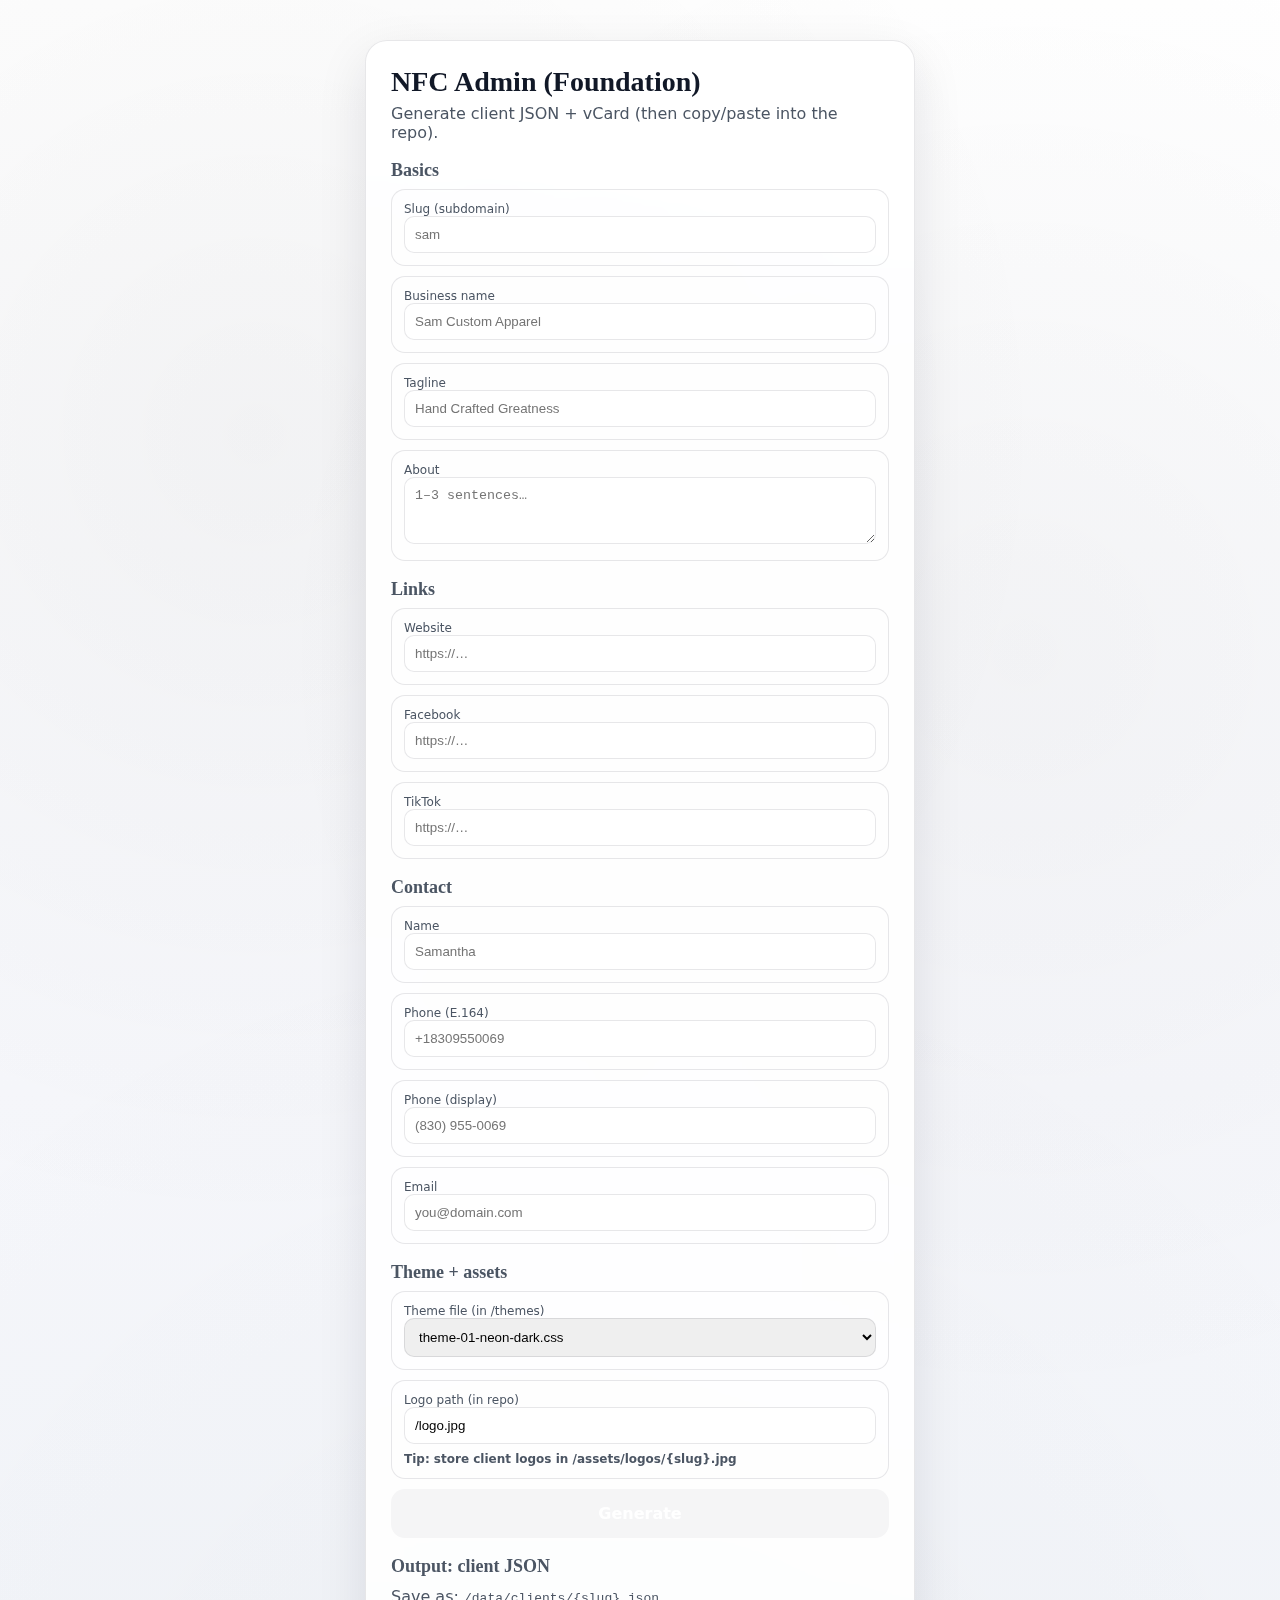
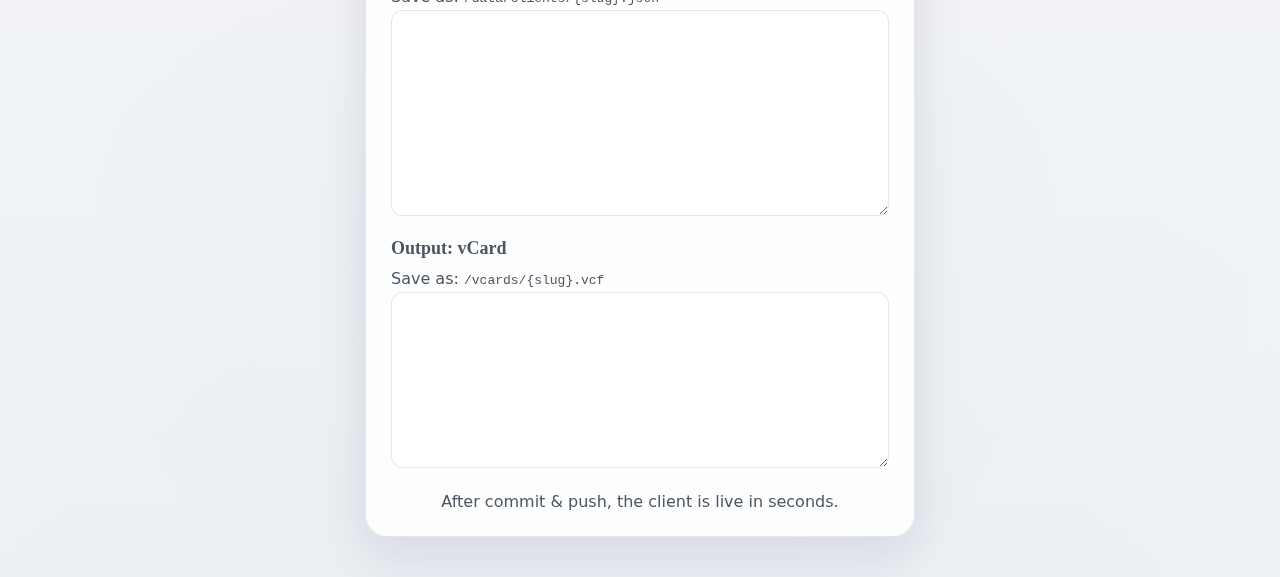
<file: admin/index.html>
<!doctype html>
<!-- =========================================================
  ADMIN PANEL (Foundation) — Copy/Paste Generator
  =========================================================

  ✅ EDIT THESE (each client)
  --------------------------
  Fill out the form and click “Generate”.
  Then save:
    1) JSON → /data/clients/{slug}.json
    2) vCard → /vcards/{slug}.vcf

  ✅ NEXT STEP (automation)
  ------------------------
  We'll add a tiny local server so you can:
    - Click "Create client"
    - It writes the files
    - Commits + pushes to GitHub
    - Client is live

========================================================= -->
<html lang="en">
<head>
  <meta charset="utf-8"/>
  <meta name="viewport" content="width=device-width,initial-scale=1"/>
  <title>NFC Admin</title>
  <link rel="stylesheet" href="../themes/theme-05-minimal-light.css"/>
</head>
<body>
  <main class="wrap">
    <section class="card">
      <h1 class="brand" style="background:none;color:var(--text-main);-webkit-text-fill-color:initial;">NFC Admin (Foundation)</h1>
      <p class="tagline">Generate client JSON + vCard (then copy/paste into the repo).</p>

      <section class="section">
        <h2>Basics</h2>
        <div class="contact-grid">
          <div class="contact-item"><div class="label">Slug (subdomain)</div><div class="value"><input id="slug" placeholder="sam" style="width:100%;padding:10px;border-radius:10px;border:1px solid var(--border);"/></div></div>
          <div class="contact-item"><div class="label">Business name</div><div class="value"><input id="businessName" placeholder="Sam Custom Apparel" style="width:100%;padding:10px;border-radius:10px;border:1px solid var(--border);"/></div></div>
          <div class="contact-item"><div class="label">Tagline</div><div class="value"><input id="tagline" placeholder="Hand Crafted Greatness" style="width:100%;padding:10px;border-radius:10px;border:1px solid var(--border);"/></div></div>
          <div class="contact-item"><div class="label">About</div><div class="value"><textarea id="about" rows="3" placeholder="1–3 sentences…" style="width:100%;padding:10px;border-radius:10px;border:1px solid var(--border);"></textarea></div></div>
        </div>
      </section>

      <section class="section">
        <h2>Links</h2>
        <div class="contact-grid">
          <div class="contact-item"><div class="label">Website</div><div class="value"><input id="website" placeholder="https://…" style="width:100%;padding:10px;border-radius:10px;border:1px solid var(--border);"/></div></div>
          <div class="contact-item"><div class="label">Facebook</div><div class="value"><input id="facebook" placeholder="https://…" style="width:100%;padding:10px;border-radius:10px;border:1px solid var(--border);"/></div></div>
          <div class="contact-item"><div class="label">TikTok</div><div class="value"><input id="tiktok" placeholder="https://…" style="width:100%;padding:10px;border-radius:10px;border:1px solid var(--border);"/></div></div>
        </div>
      </section>

      <section class="section">
        <h2>Contact</h2>
        <div class="contact-grid">
          <div class="contact-item"><div class="label">Name</div><div class="value"><input id="name" placeholder="Samantha" style="width:100%;padding:10px;border-radius:10px;border:1px solid var(--border);"/></div></div>
          <div class="contact-item"><div class="label">Phone (E.164)</div><div class="value"><input id="phoneE164" placeholder="+18309550069" style="width:100%;padding:10px;border-radius:10px;border:1px solid var(--border);"/></div></div>
          <div class="contact-item"><div class="label">Phone (display)</div><div class="value"><input id="phoneDisplay" placeholder="(830) 955-0069" style="width:100%;padding:10px;border-radius:10px;border:1px solid var(--border);"/></div></div>
          <div class="contact-item"><div class="label">Email</div><div class="value"><input id="email" placeholder="you@domain.com" style="width:100%;padding:10px;border-radius:10px;border:1px solid var(--border);"/></div></div>
        </div>
      </section>

      <section class="section">
        <h2>Theme + assets</h2>
        <div class="contact-grid">
          <div class="contact-item">
            <div class="label">Theme file (in /themes)</div>
            <div class="value">
              <select id="theme" style="width:100%;padding:10px;border-radius:10px;border:1px solid var(--border);">
                <option selected>theme-01-neon-dark.css</option>
                <option>theme-02-earthy.css</option>
                <option>theme-03-pastel-light.css</option>
                <option>theme-04-minimal-dark.css</option>
                <option>theme-05-minimal-light.css</option>
                <option>theme-06-luxury-gold.css</option>
                <option>theme-07-sunset.css</option>
                <option>theme-08-ocean.css</option>
                <option>theme-09-forest.css</option>
                <option>theme-10-candy.css</option>
                <option>theme-11-royal.css</option>
                <option>theme-12-coral.css</option>
                <option>theme-13-lavender.css</option>
                <option>theme-14-citrus.css</option>
                <option>theme-15-slate-blue.css</option>
                <option>theme-16-retro.css</option>
                <option>theme-17-cyberpunk.css</option>
                <option>theme-18-desert.css</option>
                <option>theme-19-midnight-red.css</option>
                <option>theme-20-paper-ink.css</option>
              </select>
            </div>
          </div>

          <div class="contact-item">
            <div class="label">Logo path (in repo)</div>
            <div class="value">
              <input id="logoPath" value="/logo.jpg" style="width:100%;padding:10px;border-radius:10px;border:1px solid var(--border);"/>
              <div class="label" style="margin-top:8px;">Tip: store client logos in /assets/logos/{slug}.jpg</div>
            </div>
          </div>
        </div>
      </section>

      <nav class="links" aria-label="Admin actions">
        <a class="btn" href="#" id="btnBuild">Generate</a>
      </nav>

      <section class="section">
        <h2>Output: client JSON</h2>
        <p class="tagline">Save as: <code>/data/clients/{slug}.json</code></p>
        <textarea id="outJson" rows="12" style="width:100%;padding:12px;border-radius:12px;border:1px solid var(--border);font-family:ui-monospace, SFMono-Regular, Menlo, monospace;"></textarea>
      </section>

      <section class="section">
        <h2>Output: vCard</h2>
        <p class="tagline">Save as: <code>/vcards/{slug}.vcf</code></p>
        <textarea id="outVcf" rows="10" style="width:100%;padding:12px;border-radius:12px;border:1px solid var(--border);font-family:ui-monospace, SFMono-Regular, Menlo, monospace;"></textarea>
      </section>

      <footer class="footer">
        <span>After commit & push, the client is live in seconds.</span>
      </footer>
    </section>
  </main>

  <script>
    const $ = (id) => document.getElementById(id);

    function safeSlug(s){
      return (s || "")
        .trim()
        .toLowerCase()
        .replace(/[^a-z0-9-]/g, "-")
        .replace(/-+/g, "-")
        .replace(/^-|-$/g, "");
    }

    function build(){
      const slug = safeSlug($("slug").value);
      if(!slug){
        alert("Please enter a slug (subdomain), e.g., sam");
        return;
      }

      const businessName = $("businessName").value.trim();
      const tagline = $("tagline").value.trim();
      const about = $("about").value.trim();

      const website = $("website").value.trim();
      const facebook = $("facebook").value.trim();
      const tiktok = $("tiktok").value.trim();

      const name = $("name").value.trim();
      const phoneE164 = $("phoneE164").value.trim();
      const phoneDisplay = $("phoneDisplay").value.trim();
      const email = $("email").value.trim();

      const theme = $("theme").value.trim();
      const logoPath = $("logoPath").value.trim() || "/logo.jpg";

      const client = {
        slug,
        businessName,
        tagline,
        about,
        links: { website, facebook, tiktok },
        contact: { name, phoneE164, phoneDisplay, email },
        theme,
        logoPath,
        vcardPath: `/vcards/${slug}.vcf`
      };

      $("outJson").value = JSON.stringify(client, null, 2);

      $("outVcf").value =
`BEGIN:VCARD
VERSION:3.0
N:Last;${name || "First"};;;
FN:${name || "First Last"}
ORG:${businessName || "Business Name"}
TITLE:Owner
TEL;TYPE=CELL:${phoneE164 || "+11234567890"}
EMAIL:${email || "you@domain.com"}
URL:${website || "https://example.com"}
NOTE:${tagline || ""}
END:VCARD`;
    }

    $("btnBuild").addEventListener("click", (e) => {
      e.preventDefault();
      build();
    });
  </script>
</body>
</html>
</file>
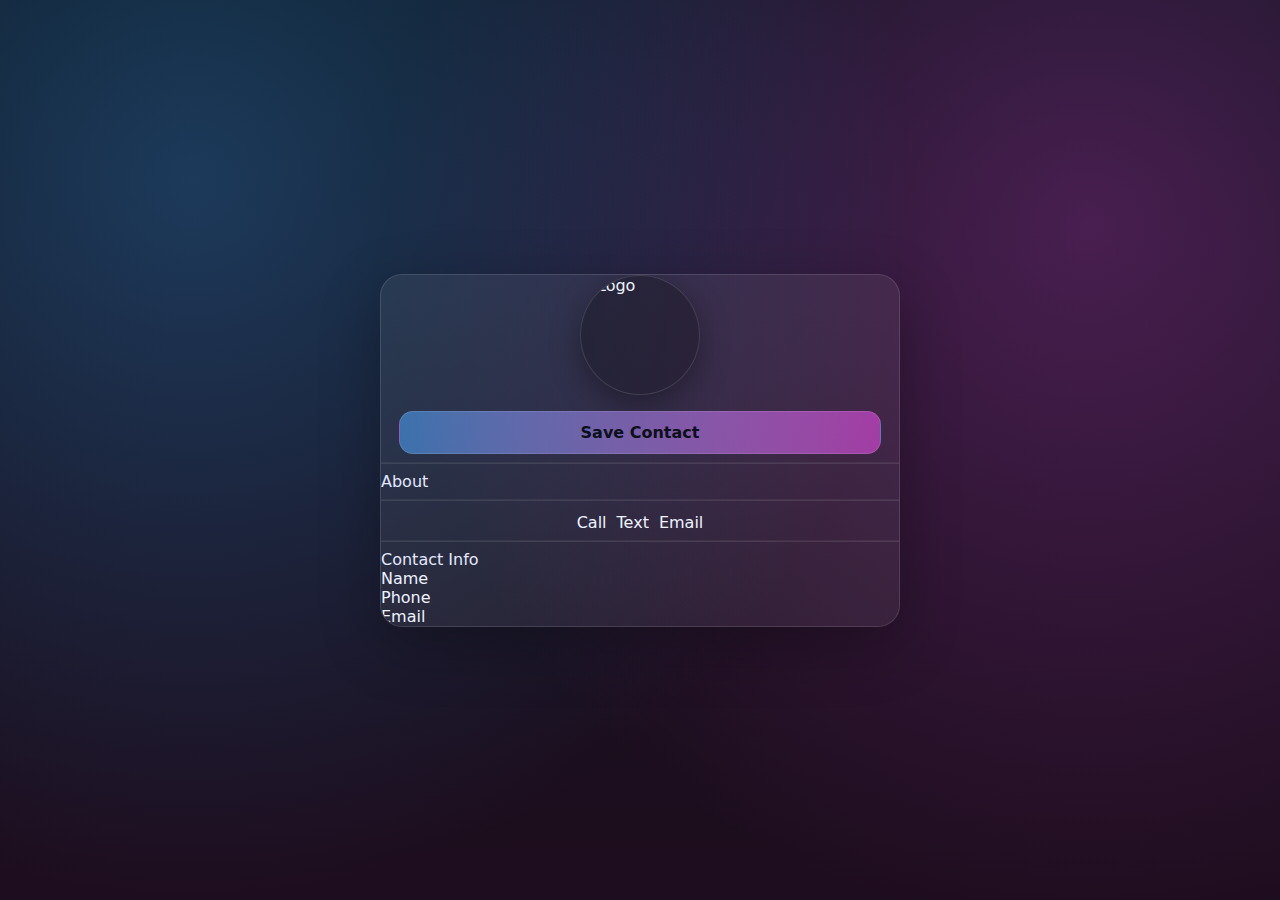
<file: preview/index.html>
<!doctype html>
<html lang="en">
<head>
  <meta charset="utf-8" />
  <meta name="viewport" content="width=device-width,initial-scale=1" />
  <title>Tap-Deck Preview</title>

  <!-- Same base layout as real profile -->
  <link rel="stylesheet" href="/base.css?v=1" />
  <link id="themeStylesheet" rel="stylesheet" href="/themes/theme-01-neon-dark.css" />
</head>

<body>
  <main class="wrap embed">
    <section class="card">

      <header class="header">
        <img id="logoImg" class="logo" alt="Logo" />
        <h1 class="brand" id="brand"></h1>
        <p class="tagline" id="tagline"></p>
      </header>

      <nav class="links" id="linksWrap">
        <a class="btn" id="btnWebsite" target="_blank">Website</a>
        <a class="btn" id="btnFacebook" target="_blank">Facebook</a>
        <a class="btn" id="btnInstagram" target="_blank">Instagram</a>
        <a class="btn" id="btnTikTok" target="_blank">TikTok</a>
        <a class="btn" id="btnVcard" download>Save Contact</a>
      </nav>

      <hr class="sep" />

      <section id="aboutSection">
        <div class="section-title">About</div>
        <div id="about" class="about-text"></div>
      </section>

      <hr class="sep" />

      <!-- Action buttons section -->
      <section id="quickActions" class="quick-actions">
        <a class="qa-btn" id="qaCall">Call</a>
        <a class="qa-btn" id="qaText">Text</a>
        <a class="qa-btn" id="qaEmail">Email</a>
      </section>

      <hr class="sep" />

      <section id="contactSection">
        <div class="section-title">Contact Info</div>

        <div class="contact-stack">
          <div class="ci">
            <div class="ci-label">Name</div>
            <div class="ci-value" id="contactName"></div>
          </div>

          <div class="ci">
            <div class="ci-label">Phone</div>
            <a class="ci-value" id="contactPhone"></a>
          </div>

          <div class="ci">
            <div class="ci-label">Email</div>
            <a class="ci-value" id="contactEmail"></a>
          </div>
        </div>
      </section>

    </section>
  </main>

<script>
const $ = (id)=>document.getElementById(id);
const params = new URLSearchParams(location.search);

function get(name){ return params.get(name) || ""; }

function setTheme(){
  const theme = get("theme") || "theme-01-neon-dark.css";
  $("themeStylesheet").href = "/themes/" + theme;
}

function setBtn(id,url){
  const el = $(id);
  if(!url){ el.style.display="none"; return; }
  el.href = url;
}

function init(){
  setTheme();

  $("brand").textContent = get("businessName");
  $("tagline").textContent = get("tagline");
  $("about").textContent = get("about");

  const logo = get("logo");
  if(logo) $("logoImg").src = logo;

  setBtn("btnWebsite", get("website"));
  setBtn("btnFacebook", get("facebook"));
  setBtn("btnInstagram", get("instagram"));
  setBtn("btnTikTok", get("tiktok"));

  $("contactName").textContent = get("name");

  const phone = get("phone");
  if(phone){
    $("contactPhone").textContent = phone;
    $("contactPhone").href = "tel:"+phone;
    $("qaCall").href = "tel:"+phone;
    $("qaText").href = "sms:"+phone;
  }

  const email = get("email");
  if(email){
    $("contactEmail").textContent = email;
    $("contactEmail").href = "mailto:"+email;
    $("qaEmail").href = "mailto:"+email;
  }
}

init();
</script>
</body>
</html>
</file>
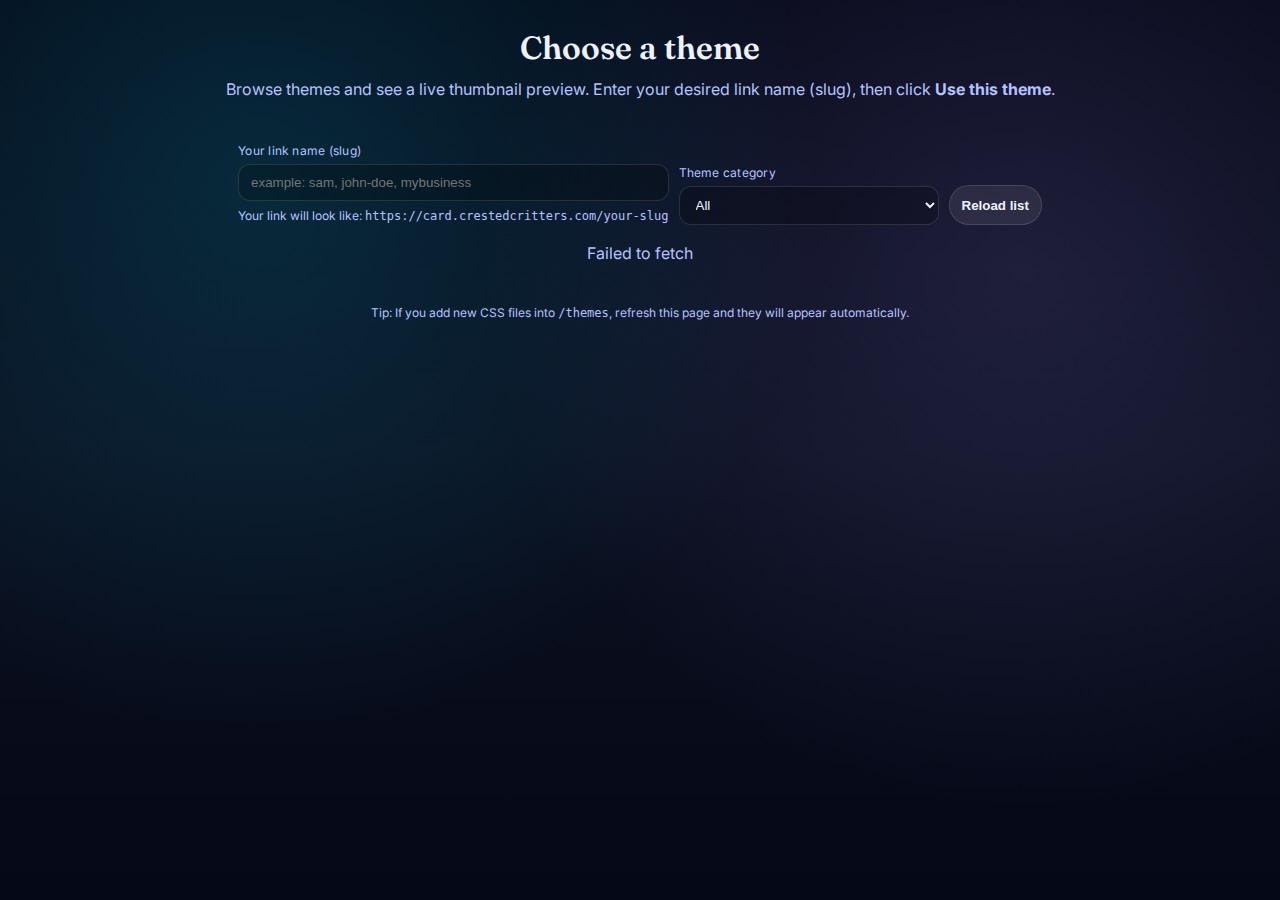
<file: theme-gallery/index.html>
<!doctype html>
<!-- =========================================================
  NFC Theme Gallery (No search bar) + Paywall handoff
  File: /theme-gallery/index.html

  What it does:
  - Lists /themes/*.css automatically via GitHub API
  - Shows a thumbnail preview (iframe) for each theme
  - Category dropdown filters by filename prefix:
      luxury-*, business-*, animated-*, other
  - "Use this theme" sends user to /pay/ with ?theme=...&slug=...
    - Slug is taken from the slug input (recommended)
    - Or prefilled from URL ?slug=...

  REQUIREMENTS:
  - Repo must be PUBLIC (GitHub API listing works without token)
  - /preview/ route must exist (your preview/index.html)
  - /pay/ route must exist (your pay/index.html)
========================================================= -->
<html lang="en">
<head>
  <meta charset="utf-8" />
  <meta name="viewport" content="width=device-width,initial-scale=1" />
  <title>NFC Theme Gallery</title>
  <meta name="description" content="Browse themes for your NFC contact page." />
  <link rel="preconnect" href="https://fonts.googleapis.com">
  <link rel="preconnect" href="https://fonts.gstatic.com" crossorigin>
  <link href="https://fonts.googleapis.com/css2?family=Fraunces:wght@400;600&family=Inter:wght@400;500;600&display=swap" rel="stylesheet">

  <style>
    :root{
      --bg1:#050816; --bg2:#0b1020;
      --card:rgba(255,255,255,.06);
      --border:rgba(255,255,255,.12);
      --text:#eef2ff; --muted:#b6c2ff;
      --chip:rgba(255,255,255,.08);
    }
    *{box-sizing:border-box}
    body{
      margin:0;
      font-family:Inter,system-ui,-apple-system,Segoe UI,Roboto,sans-serif;
      color:var(--text);
      background:
        radial-gradient(circle at 20% 20%, rgba(6,182,212,.18) 0%, transparent 45%),
        radial-gradient(circle at 80% 30%, rgba(167,139,250,.14) 0%, transparent 45%),
        linear-gradient(180deg,var(--bg1),var(--bg2),var(--bg1));
      min-height:100vh;
    }
    header{ padding:28px 18px 14px; text-align:center; }
    h1{ margin:0; font-family:Fraunces,serif; font-weight:600; font-size:32px; }
    .sub{margin:10px auto 0; max-width:1000px; color:var(--muted); line-height:1.5}
    .wrap{max-width:1150px; margin:0 auto; padding:14px 16px 40px}

    .controls{
      display:flex; gap:10px; flex-wrap:wrap;
      align-items:flex-end; justify-content:center;
      margin:14px 0 18px;
    }
    .field{
      display:flex;
      flex-direction:column;
      gap:6px;
      min-width:260px;
    }
    label{ font-size:12px; color:var(--muted); letter-spacing:.02em; }
    select, input{
      background:rgba(0,0,0,.22);
      border:1px solid var(--border);
      color:var(--text);
      padding:10px 12px;
      border-radius:12px;
      outline:none;
      width:100%;
    }
    .pill{
      display:inline-flex; align-items:center; justify-content:center;
      padding:10px 12px; border-radius:999px;
      border:1px solid var(--border);
      background:rgba(255,255,255,.08);
      color:var(--text);
      text-decoration:none;
      font-weight:700;
      cursor:pointer;
      user-select:none;
      height:40px;
    }
    .grid{
      display:grid;
      grid-template-columns:repeat(auto-fit, minmax(280px, 1fr));
      gap:14px;
    }
    .card{
      background:var(--card);
      border:1px solid var(--border);
      border-radius:18px;
      padding:14px;
      box-shadow:0 18px 60px rgba(0,0,0,.25);
    }
    .name{ font-weight:800; margin:0 0 8px; font-size:14px; word-break:break-word; }
    .chips{ display:flex; flex-wrap:wrap; gap:8px; margin:10px 0 12px; }
    .chip{
      font-size:12px; padding:6px 10px; border-radius:999px;
      background:var(--chip);
      border:1px solid rgba(255,255,255,.10);
      color:var(--muted);
    }

    /* Thumbnail preview */
    .thumb{
      width:100%;
      height:320px;
      border:1px solid rgba(255,255,255,.10);
      border-radius:14px;
      overflow:hidden;
      background: rgba(0,0,0,.20);
    }
    .thumb iframe{
      width:100%;
      height:100%;
      border:0;
    }

    .row{display:flex; gap:10px; flex-wrap:wrap; margin-top:12px;}
    .btn{
      flex:1; min-width:130px; text-align:center;
      padding:10px 12px; border-radius:12px;
      border:1px solid rgba(255,255,255,.16);
      background:rgba(255,255,255,.10);
      color:var(--text);
      text-decoration:none;
      font-weight:800;
      cursor:pointer;
    }
    .btn.primary{
      background:linear-gradient(90deg, rgba(34,197,94,.24), rgba(6,182,212,.18));
      border-color:rgba(34,197,94,.28);
    }

    .meta{ margin-top:10px; color:var(--muted); font-size:12px; line-height:1.35; }
    #status{ text-align:center; margin:0 0 14px; color:var(--muted); }
    footer{ margin-top:18px; text-align:center; color:var(--muted); font-size:12px; padding:10px 0 24px; }
    code{font-family:ui-monospace, SFMono-Regular, Menlo, Consolas, monospace; font-size:12px}
  </style>
</head>

<body>
  <header>
    <h1>Choose a theme</h1>
    <p class="sub">
      Browse themes and see a live thumbnail preview. Enter your desired link name (slug), then click <b>Use this theme</b>.
    </p>
  </header>

  <main class="wrap">
    <div class="controls">
      <div class="field">
        <label for="slugInput">Your link name (slug)</label>
        <input id="slugInput" placeholder="example: sam, john-doe, mybusiness" autocomplete="off" />
        <div class="sub" style="margin:0; font-size:12px;">
          Your link will look like: <code>https://card.crestedcritters.com/<span id="slugPreview">your-slug</span></code>
        </div>
      </div>

      <div class="field">
        <label for="category">Theme category</label>
        <select id="category">
          <option value="all">All</option>
          <option value="luxury">Luxury</option>
          <option value="business">Business</option>
          <option value="animated">Animated</option>
          <option value="other">Other</option>
        </select>
      </div>

      <button class="pill" id="btnReload" type="button">Reload list</button>
    </div>

    <div id="status"></div>
    <section class="grid" id="grid"></section>

    <footer>
      Tip: If you add new CSS files into <code>/themes</code>, refresh this page and they will appear automatically.
    </footer>
  </main>

<script>
/* =========================================================
   ✅ EDIT HERE (your repo + host)
========================================================= */
const GITHUB_OWNER  = "coxusw";
const GITHUB_REPO   = "nfc-hub";
const GITHUB_BRANCH = "main";

/* Your live Pages host (custom domain) */
const BRAND_HOST = "card.crestedcritters.com";
/* ========================================================= */

const $ = (id) => document.getElementById(id);

function getParam(name){
  return new URLSearchParams(location.search).get(name) || "";
}

function slugify(s){
  return String(s || "")
    .trim()
    .toLowerCase()
    .replace(/https?:\/\/+/g, "")
    .replace(/[^a-z0-9]+/g, "-")
    .replace(/-+/g, "-")
    .replace(/^-|-$/g, "");
}

function classify(file){
  const n = file.toLowerCase();
  if (n.startsWith("luxury-")) return "luxury";
  if (n.startsWith("business-")) return "business";
  if (n.startsWith("animated-")) return "animated";
  return "other";
}

function humanize(file){
  return file
    .replace(/\.css$/i,"")
    .replace(/[-_]+/g," ")
    .replace(/\b\w/g, (m)=>m.toUpperCase());
}

function previewUrl(themeFile){
  const u = new URL(`https://${BRAND_HOST}/preview/`);
  u.searchParams.set("theme", themeFile);
  u.searchParams.set("embed", "1"); // hides topbar, tighter layout

  // Sample content for thumbnail preview only
  u.searchParams.set("businessName", "Your Business Name");
  u.searchParams.set("tagline", "Tagline or short promise");
  u.searchParams.set("about", "This is a preview thumbnail.");
  u.searchParams.set("website", "https://example.com");
  u.searchParams.set("facebook", "https://facebook.com/");
  u.searchParams.set("tiktok", "https://tiktok.com/");
  u.searchParams.set("name", "Your Name");
  u.searchParams.set("phone", "+11234567890");
  u.searchParams.set("email", "you@example.com");
  return u.toString();
}

function previewFullUrl(themeFile){
  const u = new URL(`https://${BRAND_HOST}/preview/`);
  u.searchParams.set("theme", themeFile);

  // Sample content for full preview
  u.searchParams.set("businessName", "Your Business Name");
  u.searchParams.set("tagline", "Tagline or short promise");
  u.searchParams.set("about", "This is a full preview. Your real info will go here.");
  u.searchParams.set("website", "https://example.com");
  u.searchParams.set("facebook", "https://facebook.com/");
  u.searchParams.set("tiktok", "https://tiktok.com/");
  u.searchParams.set("name", "Your Name");
  u.searchParams.set("phone", "+11234567890");
  u.searchParams.set("email", "you@example.com");
  return u.toString();
}

function getCurrentSlug(){
  // Prefer URL ?slug=..., else use the input box.
  const fromUrl = slugify(getParam("slug"));
  if (fromUrl) return fromUrl;

  const fromInput = slugify(($("slugInput")?.value || ""));
  return fromInput;
}

function payUrl(themeFile){
  const u = new URL(`https://${BRAND_HOST}/pay/`);
  u.searchParams.set("theme", themeFile);

  const slug = getCurrentSlug();
  if (slug) u.searchParams.set("slug", slug);

  return u.toString();
}

async function fetchThemes(){
  const api = `https://api.github.com/repos/${GITHUB_OWNER}/${GITHUB_REPO}/contents/themes?ref=${encodeURIComponent(GITHUB_BRANCH)}`;
  const res = await fetch(api, { headers: { "Accept":"application/vnd.github+json" }});
  if(!res.ok){
    throw new Error(`GitHub API error ${res.status}. Is the repo public, and does /themes exist?`);
  }
  const data = await res.json();
  if(!Array.isArray(data)) throw new Error("Unexpected GitHub API response.");
  return data
    .filter(x=>x.type==="file" && x.name.toLowerCase().endsWith(".css"))
    .map(x=>x.name)
    .sort((a,b)=>a.localeCompare(b));
}

function render(files){
  const cat = $("category").value;

  const filtered = files.filter(f=>{
    const c = classify(f);
    if(cat !== "all" && c !== cat) return false;
    return true;
  });

  const grid = $("grid");
  grid.innerHTML = "";

  for(const f of filtered){
    const c = classify(f);
    const title = humanize(f);

    const el = document.createElement("div");
    el.className = "card";
    el.innerHTML = `
      <div class="name">${title}</div>
      <div class="chips">
        <span class="chip">${c}</span>
        <span class="chip"><code>${f}</code></span>
      </div>

      <div class="thumb">
        <iframe loading="lazy" referrerpolicy="no-referrer" src="${previewUrl(f)}"></iframe>
      </div>

      <div class="row">
        <a class="btn" href="${previewFullUrl(f)}" target="_blank" rel="noopener">Preview</a>
        <button class="btn primary" data-use="${encodeURIComponent(f)}" type="button">Use this theme</button>
      </div>

      <div class="meta">
        “Use this theme” continues to activation/payment, then your intake form.
      </div>
    `;
    grid.appendChild(el);
  }

  // Use handlers
  grid.querySelectorAll("button[data-use]").forEach(btn=>{
    btn.addEventListener("click", ()=>{
      const theme = decodeURIComponent(btn.getAttribute("data-use") || "");

      const slug = getCurrentSlug();
      if (!slug) {
        alert("Please enter a link name (slug) at the top first. Example: sam, john-doe, mybusiness");
        $("slugInput")?.focus();
        return;
      }

      // Go to paywall with theme + slug
      location.href = payUrl(theme);
    });
  });

  $("status").textContent = `${filtered.length} theme(s) shown.`;
}

let ALL = [];

async function main(){
  $("status").textContent = "Loading themes…";
  try{
    ALL = await fetchThemes();
    render(ALL);
  }catch(err){
    $("status").textContent = err.message || String(err);
  }
}

/* Keep slug preview updated */
function updateSlugPreview(){
  const s = getCurrentSlug() || "your-slug";
  $("slugPreview").textContent = s;
}

$("slugInput")?.addEventListener("input", updateSlugPreview);
$("category").addEventListener("change", ()=>render(ALL));
$("btnReload").addEventListener("click", main);

/* Prefill slug from URL into input (nice UX) */
(function initSlug(){
  const s = slugify(getParam("slug"));
  if (s && $("slugInput")) $("slugInput").value = s;
  updateSlugPreview();
})();

main();
</script>
</body>
</html>
</file>
<file: themes/theme-05-minimal-light.css>
/* =========================================================
   theme-05-minimal-light.css
   =========================================================
   ✅ EDIT THESE (theme)
   --------------------
   Change ONLY the :root variables to adjust the look.
========================================================= */
:root{
  --bg-1:#ffffff;
  --bg-2:#f6f7fb;
  --bg-3:#eef2f7;
  --bg-spot-1:rgba(0,0,0,0.04);
  --bg-spot-2:rgba(0,0,0,0.03);
  --bg-spot-3:rgba(0,0,0,0.02);

  --card: rgba(255,255,255,0.88);
  --blur: 18px;
  --border: rgba(17,24,39,0.10);
  --shadow: 0 18px 50px rgba(17,24,39,0.10);

  --text-main:#111827;
  --text-muted:#4b5563;

  --radius-card:22px;
  --radius-logo:18px;
  --radius-btn:14px;
  --radius-row:14px;

  --logo-border: rgba(17,24,39,0.10);
  --logo-shadow: 0 10px 20px rgba(17,24,39,0.08);

  --brand-gradient: linear-gradient(90deg,#22c55e,#06b6d4,#a78bfa);
  --brand-color:#111827;

  --btn-text:#ffffff;
  --btn-bg:rgba(17,24,39,0.04);
  --btn-border: rgba(255,255,255,0.0);
  --btn-hover-shadow: 0 16px 32px rgba(0,0,0,0.30);
  --btn-active-shadow: 0 0 28px rgba(255,255,255,0.16);

  --vcard-bg:rgba(17,24,39,0.06);

  --contact-bg: rgba(255,255,255,0.05);
  --h2-color: #4b5563;
  --link-color: #4b5563;

  --pill-text: rgba(17,24,39,0.90);
  --pill-bg: rgba(255,255,255,0.75);
  --pill-border: rgba(17,24,39,0.10);
  --pill-hover-shadow: 0 0 18px rgba(96,165,250,0.18);
  --pill-active-shadow: 0 0 26px rgba(52,211,153,0.18);
}

*{ box-sizing:border-box; }

body{
  margin:0;
  min-height:100vh;
  font-family: Inter, system-ui, sans-serif;
  color: var(--text-main);
  background:
    radial-gradient(circle at 20% 20%, var(--bg-spot-1) 0%, transparent 40%),
    radial-gradient(circle at 80% 30%, var(--bg-spot-2) 0%, transparent 42%),
    radial-gradient(circle at 45% 85%, var(--bg-spot-3) 0%, transparent 50%),
    linear-gradient(180deg, var(--bg-1), var(--bg-2), var(--bg-3));
}

.wrap{ display:flex; justify-content:center; align-items:center; padding:40px 16px; }

.card{
  width:100%;
  max-width:550px;
  background: var(--card);
  backdrop-filter: blur(var(--blur));
  border-radius: var(--radius-card);
  border:1px solid var(--border);
  padding:25px;
  box-shadow: var(--shadow);
  animation: fadeInUp .6s ease;
}

@keyframes fadeInUp{ from{opacity:0;transform:translateY(15px);} to{opacity:1;transform:translateY(0);} }

.hero{ display:flex; align-items:center; gap:18px; margin-bottom:18px; }
.logo-link{ display:inline-flex; border-radius: var(--radius-logo); }
.logo{ width:90px; height:90px; border-radius: var(--radius-logo); object-fit:cover; border:2px solid var(--logo-border); box-shadow: var(--logo-shadow); }

.brand{
  margin:0;
  font-family: Fraunces, Georgia, serif;
  font-weight:600;
  font-size:28px;
  background: var(--brand-gradient);
  color: var(--brand-color);
  -webkit-background-clip:text;
  -webkit-text-fill-color:transparent;
}

.tagline{ margin:6px 0 0 0; color: var(--text-muted); }

.links{ display:flex; flex-direction:column; gap:12px; margin-bottom:18px; }

.btn{
  padding:14px;
  border-radius: var(--radius-btn);
  text-decoration:none;
  text-align:center;
  font-weight:700;
  color: var(--btn-text);
  background: var(--btn-bg);
  border:1px solid var(--btn-border);
  transition: transform .18s ease, box-shadow .25s ease, filter .25s ease;
  -webkit-tap-highlight-color: transparent;
}

.btn:hover{ transform: translateY(-2px); box-shadow: var(--btn-hover-shadow); }

.btn:active{ transform: translateY(0px) scale(0.99); filter: brightness(1.06); box-shadow: var(--btn-active-shadow); }

.btn.vcard{ background: var(--vcard-bg); }

.section{ margin-top:18px; }
.section h2{ margin:0 0 8px 0; font-family: Fraunces, Georgia, serif; font-size:18px; color: var(--h2-color); }
.section p{ margin:0; color: var(--text-muted); line-height:1.55; }

.contact-item{ background: var(--contact-bg); padding:12px; border-radius: var(--radius-row); border:1px solid var(--border); margin-bottom:10px; }
.label{ font-size:12px; color: var(--text-muted); }
.value{ font-size:15px; font-weight:700; }
.value a{ color: var(--link-color); text-decoration:none; }
.value a:hover{ text-decoration:underline; }

.quick-actions{ display:flex; gap:10px; margin-top:14px; justify-content:center; align-items:center; flex-wrap:wrap; }

.pill{
  padding:9px 14px;
  border-radius:999px;
  text-decoration:none;
  color: var(--pill-text);
  background: var(--pill-bg);
  border:1px solid var(--pill-border);
  font-size:14px;
  min-width:80px;
  text-align:center;
  transition: transform .18s ease, box-shadow .25s ease, filter .25s ease;
  -webkit-tap-highlight-color: transparent;
}

.pill:hover{ transform: translateY(-1px); box-shadow: var(--pill-hover-shadow); }
.pill:active{ transform: translateY(0px) scale(0.98); filter: brightness(1.06); box-shadow: var(--pill-active-shadow); }

.footer{ text-align:center; margin-top:20px; color: var(--text-muted); }
</file>
<file: base.css>
/* =========================================================
   NFC HUB Base Styles (always loaded)
   - Centers everything
   - Consistent logo size + centered
   - Link buttons support 1-col or 2-col grid automatically
   - JS can hide elements with .is-hidden
========================================================= */

:root{
  --bg1:#050816;
  --bg2:#0b1020;
  --card:rgba(255,255,255,.06);
  --border:rgba(255,255,255,.12);
  --text:#eef2ff;
  --muted:#b6c2ff;

  --btn-bg:rgba(255,255,255,.10);
  --btn-border:rgba(255,255,255,.16);
  --btn-text:var(--text);

  --pill-bg:rgba(255,255,255,.10);
  --pill-border:rgba(255,255,255,.16);
  --pill-text:var(--text);
}

*{ box-sizing:border-box; }

.is-hidden{ display:none !important; }

body{
  margin:0;
  min-height:100vh;
  font-family:Inter, system-ui, -apple-system, Segoe UI, Roboto, sans-serif;
  color:var(--text);
  background:
    radial-gradient(circle at 20% 20%, rgba(6,182,212,.18) 0%, transparent 45%),
    radial-gradient(circle at 80% 30%, rgba(167,139,250,.14) 0%, transparent 45%),
    linear-gradient(180deg,var(--bg1),var(--bg2),var(--bg1));
}

/* Center the whole card */
.wrap{
  min-height:100vh;
  display:flex;
  align-items:center;
  justify-content:center;
  padding:24px 16px;
}

/* Card sizing */
.card{
  width:min(520px, 100%);
  background:var(--card);
  border:1px solid var(--border);
  border-radius:22px;
  box-shadow:0 18px 60px rgba(0,0,0,.35);
  overflow:hidden;
}

/* Header */
.hero{
  padding:18px 18px 10px;
  text-align:center;
  display:flex;
  flex-direction:column;
  align-items:center;
  gap:10px;
}

.logo-link{ display:inline-block; }

.logo{
  width:120px;
  height:120px;
  border-radius:999px;
  object-fit:cover;
  display:block;
  margin:0 auto;
  border:1px solid var(--border);
  background:rgba(0,0,0,.25);
}

/* Headings */
.titleblock{ text-align:center; }
.brand{
  margin:0;
  font-family:Fraunces, serif;
  font-weight:600;
  font-size:26px;
}
.tagline{
  margin:6px 0 0;
  color:var(--muted);
}

/* ---------------------------------------------------------
   LINKS
   Default: 1 column
   JS adds .links--grid for 2 columns if 3+ visible buttons
--------------------------------------------------------- */
.links{
  padding:10px 18px 0;
  display:grid;
  grid-template-columns: 1fr;
  gap:10px;
}

.links.links--grid{
  grid-template-columns: 1fr 1fr;
}

.btn{
  display:flex;
  align-items:center;
  justify-content:center;
  padding:11px 12px;              /* slightly smaller than before */
  border-radius:14px;
  text-decoration:none;
  font-weight:700;
  color:var(--btn-text);
  background:var(--btn-bg);
  border:1px solid var(--btn-border);
}

/* If odd number of buttons in grid mode, last one spans full width */
.links.links--grid .btn--last-full{
  grid-column: 1 / -1;
  justify-self: center;
  width: 100%;
}

/* Sections */
.section{
  padding:14px 18px;
}
.section h2{
  margin:0 0 10px;
  font-size:14px;
  letter-spacing:.08em;
  text-transform:uppercase;
  color:var(--muted);
}
.section p{ margin:0; }

/* Contact grid */
.contact-grid{
  display:grid;
  grid-template-columns:1fr;
  gap:10px;
}
.contact-item{
  padding:10px 12px;
  border-radius:14px;
  background:rgba(0,0,0,.20);
  border:1px solid var(--border);
}
.label{ font-size:12px; color:var(--muted); }
.value{ margin-top:4px; }
.value a{ color:var(--text); text-decoration:none; }

/* Quick actions centered */
.quick-actions{
  margin-top:12px;
  display:flex;
  justify-content:center;
  gap:10px;
  flex-wrap:wrap;
}

.pill{
  display:inline-flex;
  align-items:center;
  justify-content:center;
  min-width:90px;
  padding:10px 12px;
  border-radius:999px;
  text-decoration:none;
  color:var(--pill-text);
  background:var(--pill-bg);
  border:1px solid var(--pill-border);
}

/* Footer */
.footer{
  padding:14px 18px 18px;
  text-align:center;
  color:var(--muted);
  font-size:12px;
}
</file>
<file: themes/theme-01-neon-dark.css>
/* theme-01-neon-dark.css
   kind: basic
   Auto-generated theme for Tap-Deck. */

:root {
  --td-bg1: #0b1219;
  --td-bg2: #1e0d1e;
  --td-card: rgba(255,255,255,0.07);
  --td-border: rgba(255,255,255,0.14);
  --td-text: #eef2ff;
  --td-muted: #b6c2ff;
  --td-accent1: #3c99f2;
  --td-accent2: #ea46ea;
}

html, body {
  height: 100%;
}

body {
  color: var(--td-text);
  background:
    radial-gradient(circle at 15% 20%, color-mix(in srgb, var(--td-accent1) 30%, transparent) 0%, transparent 55%),
    radial-gradient(circle at 85% 25%, color-mix(in srgb, var(--td-accent2) 26%, transparent) 0%, transparent 55%),
    linear-gradient(180deg, var(--td-bg1), var(--td-bg2));
  background-attachment: fixed;
}

.card {
  background: color-mix(in srgb, var(--td-card) 88%, transparent);
  border: 1px solid color-mix(in srgb, var(--td-border) 85%, transparent);
  box-shadow: 0 18px 60px rgba(0,0,0,.28);
}

.brand {
  color: var(--td-text);
}

.tagline {
  color: color-mix(in srgb, var(--td-text) 75%, var(--td-muted));
}

.section-title {
  color: color-mix(in srgb, var(--td-text) 80%, var(--td-muted));
}

.small {
  color: color-mix(in srgb, var(--td-text) 70%, var(--td-muted));
}

.sep {
  border-color: color-mix(in srgb, var(--td-border) 70%, transparent);
}

.logo {
  box-shadow: 0 10px 30px rgba(0,0,0,.35);
}

.btn {
  border: 1px solid color-mix(in srgb, var(--td-border) 80%, transparent);
  background: linear-gradient(90deg,
    color-mix(in srgb, var(--td-accent1) 55%, rgba(255,255,255,.08)),
    color-mix(in srgb, var(--td-accent2) 55%, rgba(255,255,255,.06))
  );
  color: #0b0f1a;
  font-weight: 900;
}

.btn:hover {
  transform: translateY(-1px);
  filter: brightness(1.02);
}

.pill {
  border: 1px solid color-mix(in srgb, var(--td-border) 75%, transparent);
  background: color-mix(in srgb, var(--td-card) 60%, transparent);
  color: color-mix(in srgb, var(--td-text) 75%, var(--td-muted));
}

.contact-row {
  border: 1px solid color-mix(in srgb, var(--td-border) 70%, transparent);
  background: color-mix(in srgb, var(--td-card) 70%, transparent);
}

.contact-row a {
  color: color-mix(in srgb, var(--td-text) 88%, var(--td-accent2));
}
</file>
